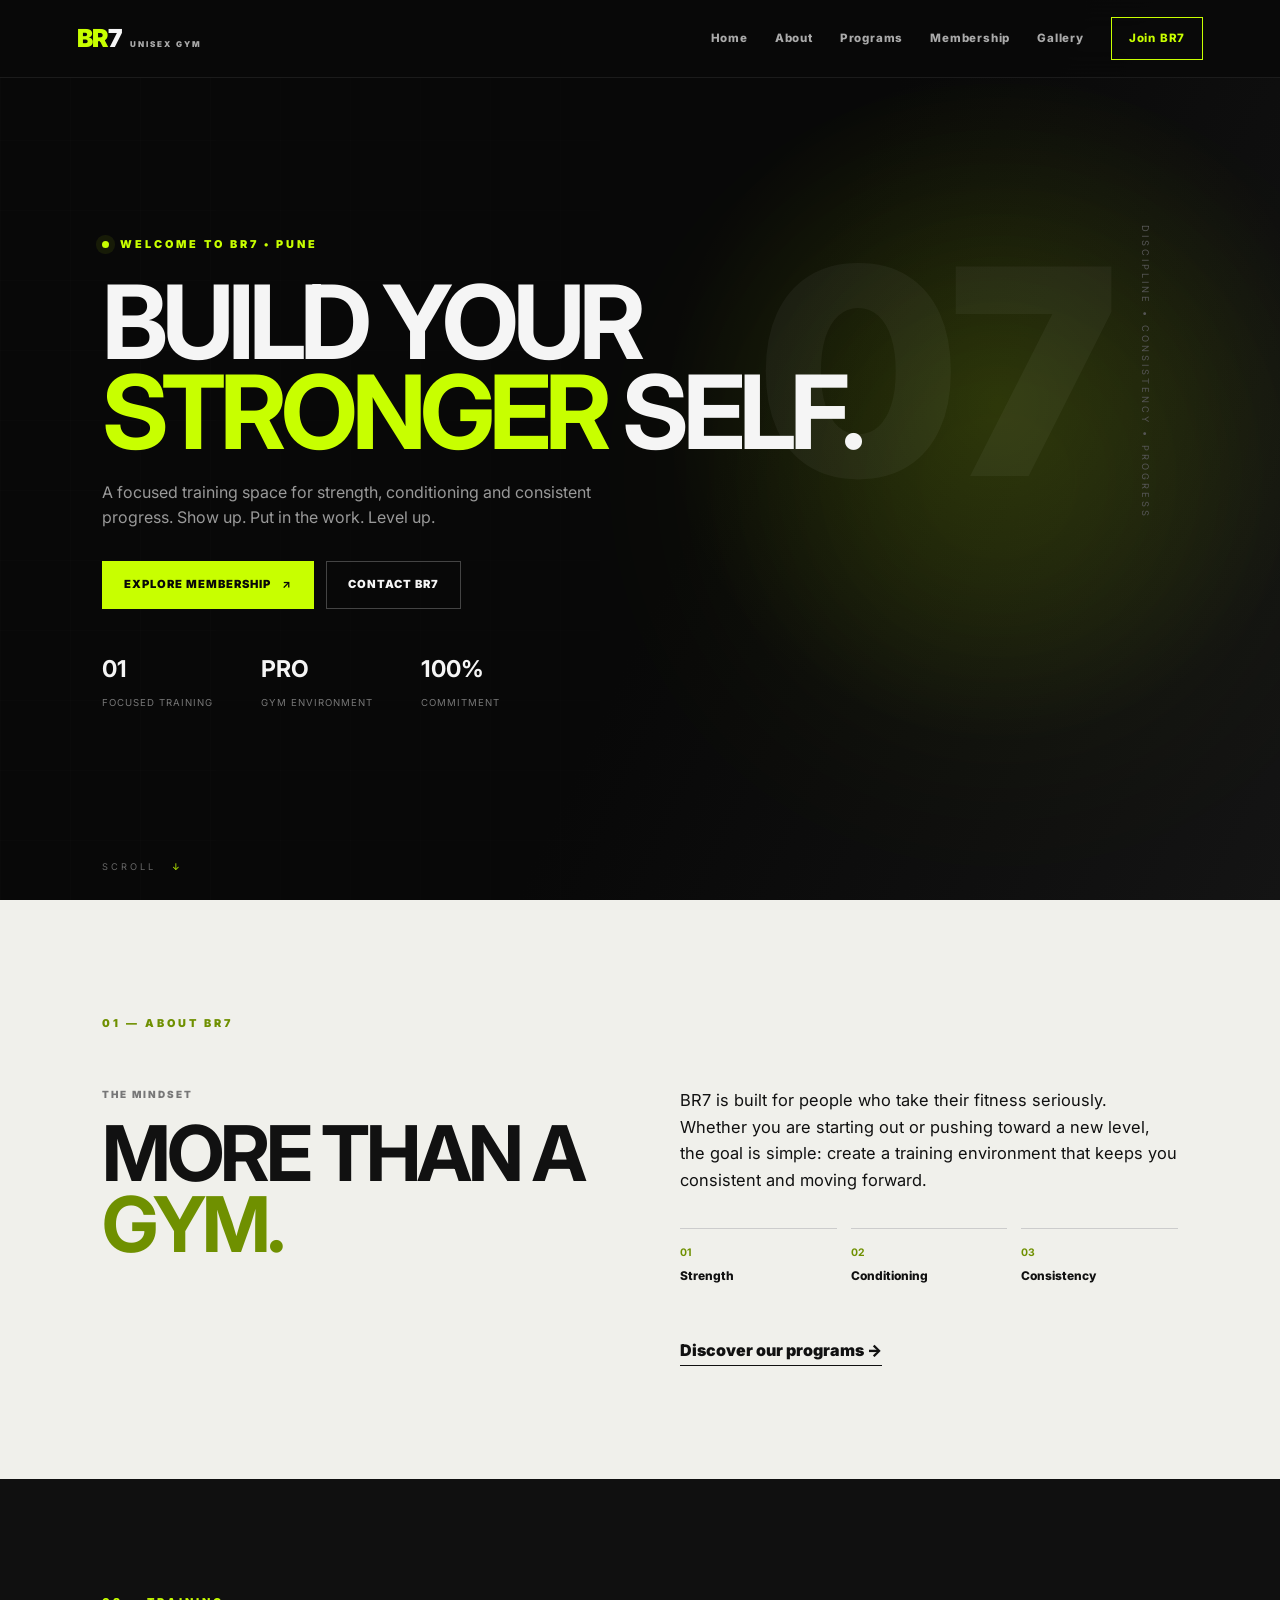
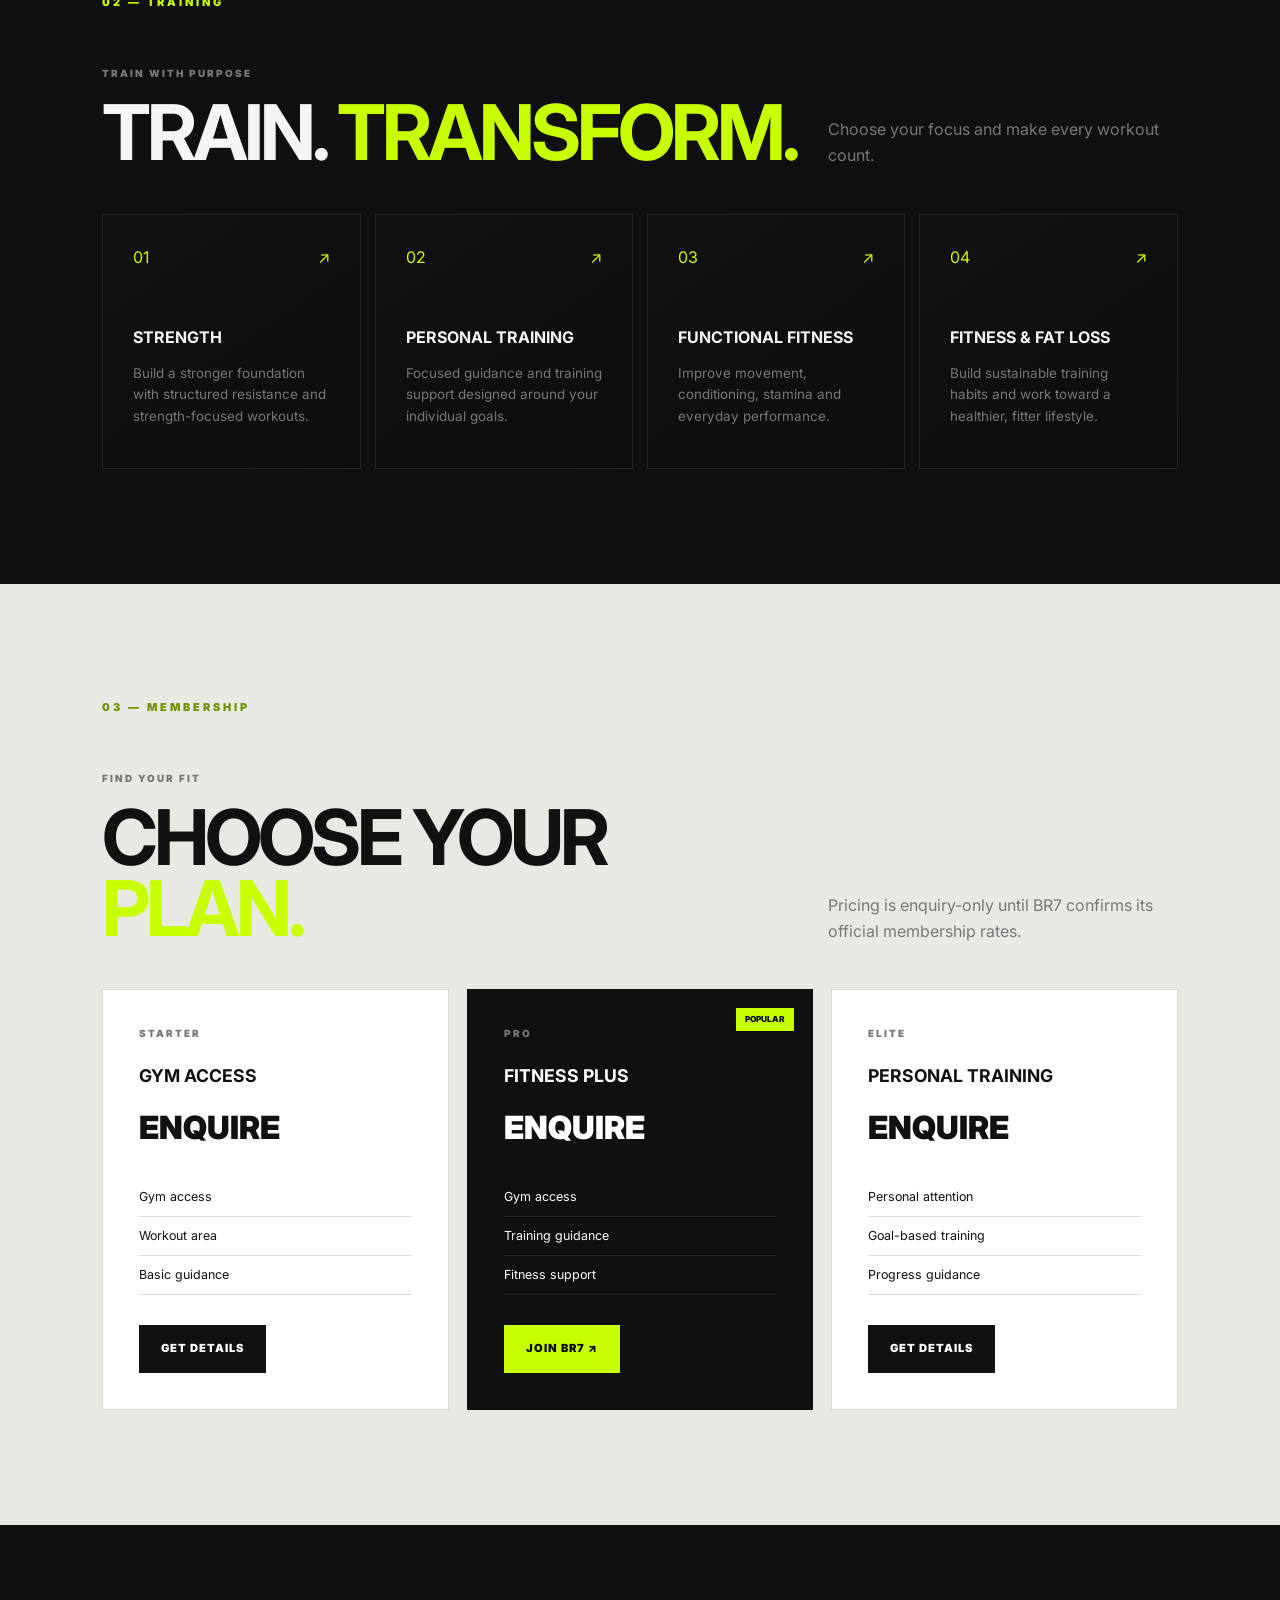
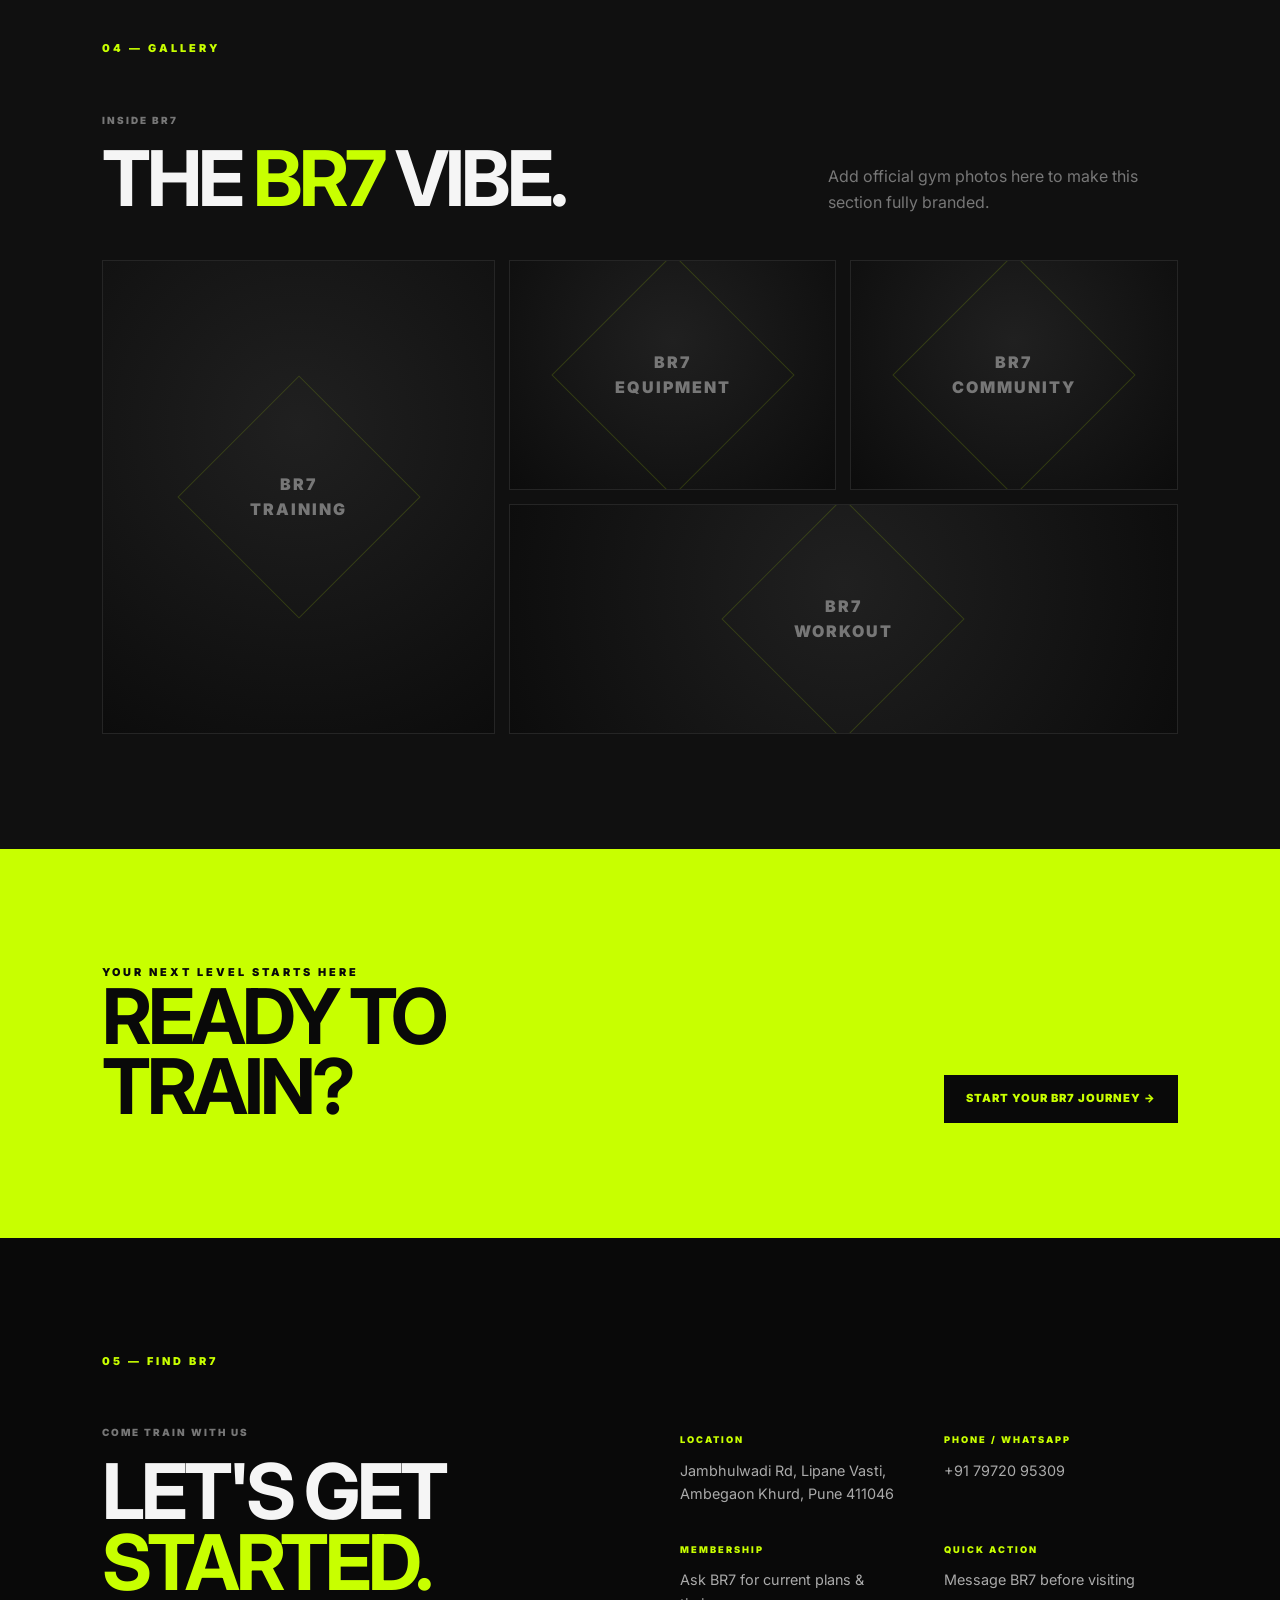
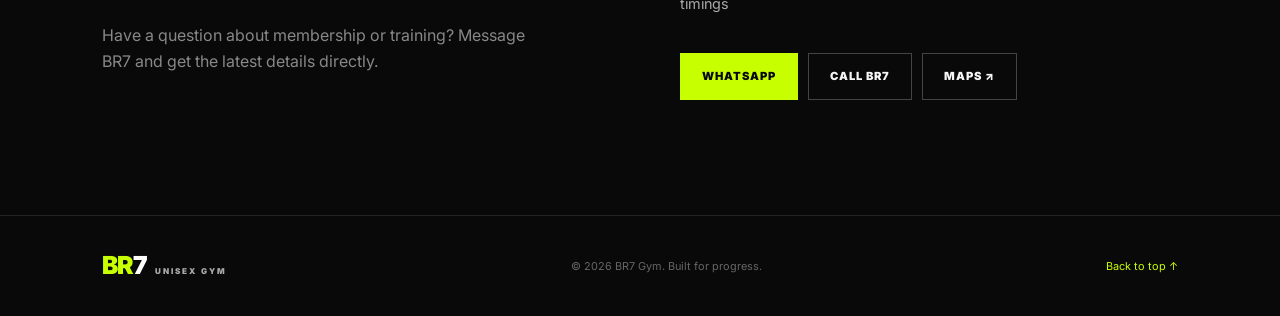
<file: index.html>
<!DOCTYPE html>
<html lang="en">
<head>
<meta charset="UTF-8"><meta name="viewport" content="width=device-width,initial-scale=1.0">
<meta name="description" content="BR7 Unisex Gym, Pune — strength, fitness and focused training in Ambegaon Khurd.">
<meta name="theme-color" content="#0a0a0a"><title>BR7 Unisex Gym | Pune</title>
<link rel="preconnect" href="https://fonts.googleapis.com"><link rel="preconnect" href="https://fonts.gstatic.com" crossorigin>
<link href="https://fonts.googleapis.com/css2?family=Inter:wght@400;500;600;700;800;900&display=swap" rel="stylesheet">
<link rel="stylesheet" href="style.css">
</head>
<body>
<div class="loader"><div class="loader-logo">BR<span>7</span></div><div class="loader-line"></div></div>
<header class="navbar">
<a class="brand" href="#home"><span>BR</span>7 <small>UNISEX GYM</small></a>
<button class="menu-toggle" aria-label="Toggle navigation" aria-expanded="false">☰</button>
<nav aria-label="Main navigation"><a href="#home">Home</a><a href="#about">About</a><a href="#programs">Programs</a><a href="#plans">Membership</a><a href="#gallery">Gallery</a><a href="#contact" class="nav-cta">Join BR7</a></nav>
</header>
<main>
<section id="home" class="hero"><div class="hero-grid"></div><div class="hero-glow"></div>
<div class="hero-content reveal"><p class="eyebrow"><span class="pulse"></span> WELCOME TO BR7 • PUNE</p>
<h1>BUILD YOUR<br><span>STRONGER</span> SELF.</h1>
<p class="hero-text">A focused training space for strength, conditioning and consistent progress. Show up. Put in the work. Level up.</p>
<div class="hero-buttons"><a href="#plans" class="btn btn-primary">Explore Membership <b>↗</b></a><a href="#contact" class="btn btn-outline">Contact BR7</a></div>
<div class="stats"><div><strong>01</strong><small>Focused Training</small></div><div><strong>PRO</strong><small>Gym Environment</small></div><div><strong>100%</strong><small>Commitment</small></div></div></div>
<div class="hero-side reveal"><div class="hero-number">07</div><div class="vertical-text">DISCIPLINE • CONSISTENCY • PROGRESS</div></div><div class="scroll-hint">SCROLL <span>↓</span></div></section>

<section id="about" class="section about"><div class="section-tag">01 — ABOUT BR7</div>
<div class="two-col"><div class="reveal"><p class="mini-label">THE MINDSET</p><h2>MORE THAN A<br><span>GYM.</span></h2></div>
<div class="about-copy reveal"><p>BR7 is built for people who take their fitness seriously. Whether you are starting out or pushing toward a new level, the goal is simple: create a training environment that keeps you consistent and moving forward.</p>
<div class="feature-row"><div><b>01</b><span>Strength</span></div><div><b>02</b><span>Conditioning</span></div><div><b>03</b><span>Consistency</span></div></div><a href="#programs" class="text-link">Discover our programs →</a></div></div></section>

<section id="programs" class="section dark-section"><div class="section-tag">02 — TRAINING</div>
<div class="section-heading"><div><p class="mini-label">TRAIN WITH PURPOSE</p><h2>TRAIN. <span>TRANSFORM.</span></h2></div><p>Choose your focus and make every workout count.</p></div>
<div class="cards"><article class="card reveal"><div class="card-top"><span>01</span><i>↗</i></div><h3>STRENGTH</h3><p>Build a stronger foundation with structured resistance and strength-focused workouts.</p></article>
<article class="card reveal"><div class="card-top"><span>02</span><i>↗</i></div><h3>PERSONAL TRAINING</h3><p>Focused guidance and training support designed around your individual goals.</p></article>
<article class="card reveal"><div class="card-top"><span>03</span><i>↗</i></div><h3>FUNCTIONAL FITNESS</h3><p>Improve movement, conditioning, stamina and everyday performance.</p></article>
<article class="card reveal"><div class="card-top"><span>04</span><i>↗</i></div><h3>FITNESS & FAT LOSS</h3><p>Build sustainable training habits and work toward a healthier, fitter lifestyle.</p></article></div></section>

<section id="plans" class="section plans"><div class="section-tag">03 — MEMBERSHIP</div>
<div class="section-heading"><div><p class="mini-label">FIND YOUR FIT</p><h2>CHOOSE YOUR <span>PLAN.</span></h2></div><p>Pricing is enquiry-only until BR7 confirms its official membership rates.</p></div>
<div class="pricing"><article class="price-card reveal"><p class="plan-label">STARTER</p><h3>GYM ACCESS</h3><div class="price">ENQUIRE</div><ul><li>Gym access</li><li>Workout area</li><li>Basic guidance</li></ul><a href="#contact" class="btn btn-dark">Get Details</a></article>
<article class="price-card featured reveal"><div class="popular">POPULAR</div><p class="plan-label">PRO</p><h3>FITNESS PLUS</h3><div class="price">ENQUIRE</div><ul><li>Gym access</li><li>Training guidance</li><li>Fitness support</li></ul><a href="#contact" class="btn btn-primary">Join BR7 ↗</a></article>
<article class="price-card reveal"><p class="plan-label">ELITE</p><h3>PERSONAL TRAINING</h3><div class="price">ENQUIRE</div><ul><li>Personal attention</li><li>Goal-based training</li><li>Progress guidance</li></ul><a href="#contact" class="btn btn-dark">Get Details</a></article></div></section>

<section id="gallery" class="section gallery-section dark-section"><div class="section-tag">04 — GALLERY</div>
<div class="section-heading"><div><p class="mini-label">INSIDE BR7</p><h2>THE <span>BR7</span> VIBE.</h2></div><p>Add official gym photos here to make this section fully branded.</p></div>
<div class="gallery"><div class="gallery-box tall"><span>BR7<br>TRAINING</span></div><div class="gallery-box"><span>BR7<br>EQUIPMENT</span></div><div class="gallery-box"><span>BR7<br>COMMUNITY</span></div><div class="gallery-box wide"><span>BR7<br>WORKOUT</span></div></div></section>

<section class="section cta-section"><div class="cta-box reveal"><div><p class="eyebrow">YOUR NEXT LEVEL STARTS HERE</p><h2>READY TO<br><span>TRAIN?</span></h2></div><a href="#contact" class="btn btn-black">Start Your BR7 Journey →</a></div></section>

<section id="contact" class="section contact"><div class="section-tag">05 — FIND BR7</div>
<div class="two-col"><div class="reveal"><p class="mini-label">COME TRAIN WITH US</p><h2>LET'S GET<br><span>STARTED.</span></h2><p class="contact-intro">Have a question about membership or training? Message BR7 and get the latest details directly.</p></div>
<div class="contact-info reveal"><div><small>LOCATION</small><p>Jambhulwadi Rd, Lipane Vasti,<br>Ambegaon Khurd, Pune 411046</p></div>
<div><small>PHONE / WHATSAPP</small><p>+91 79720 95309</p></div><div><small>MEMBERSHIP</small><p>Ask BR7 for current plans & timings</p></div>
<div><small>QUICK ACTION</small><p>Message BR7 before visiting</p></div>
<div class="contact-buttons"><a href="https://wa.me/917972095309" class="btn btn-primary" target="_blank" rel="noopener">WhatsApp</a><a href="tel:+917972095309" class="btn btn-outline">Call BR7</a><a href="https://www.google.com/maps/search/?api=1&query=BR7+Unisex+Gym+Jambhulwadi+Road+Pune" class="btn btn-outline" target="_blank" rel="noopener">Maps ↗</a></div></div></div></section>
</main>
<footer><div class="brand"><span>BR</span>7 <small>UNISEX GYM</small></div><p>© 2026 BR7 Gym. Built for progress.</p><a href="#home">Back to top ↑</a></footer>
<script src="script.js"></script></body></html>
</file>
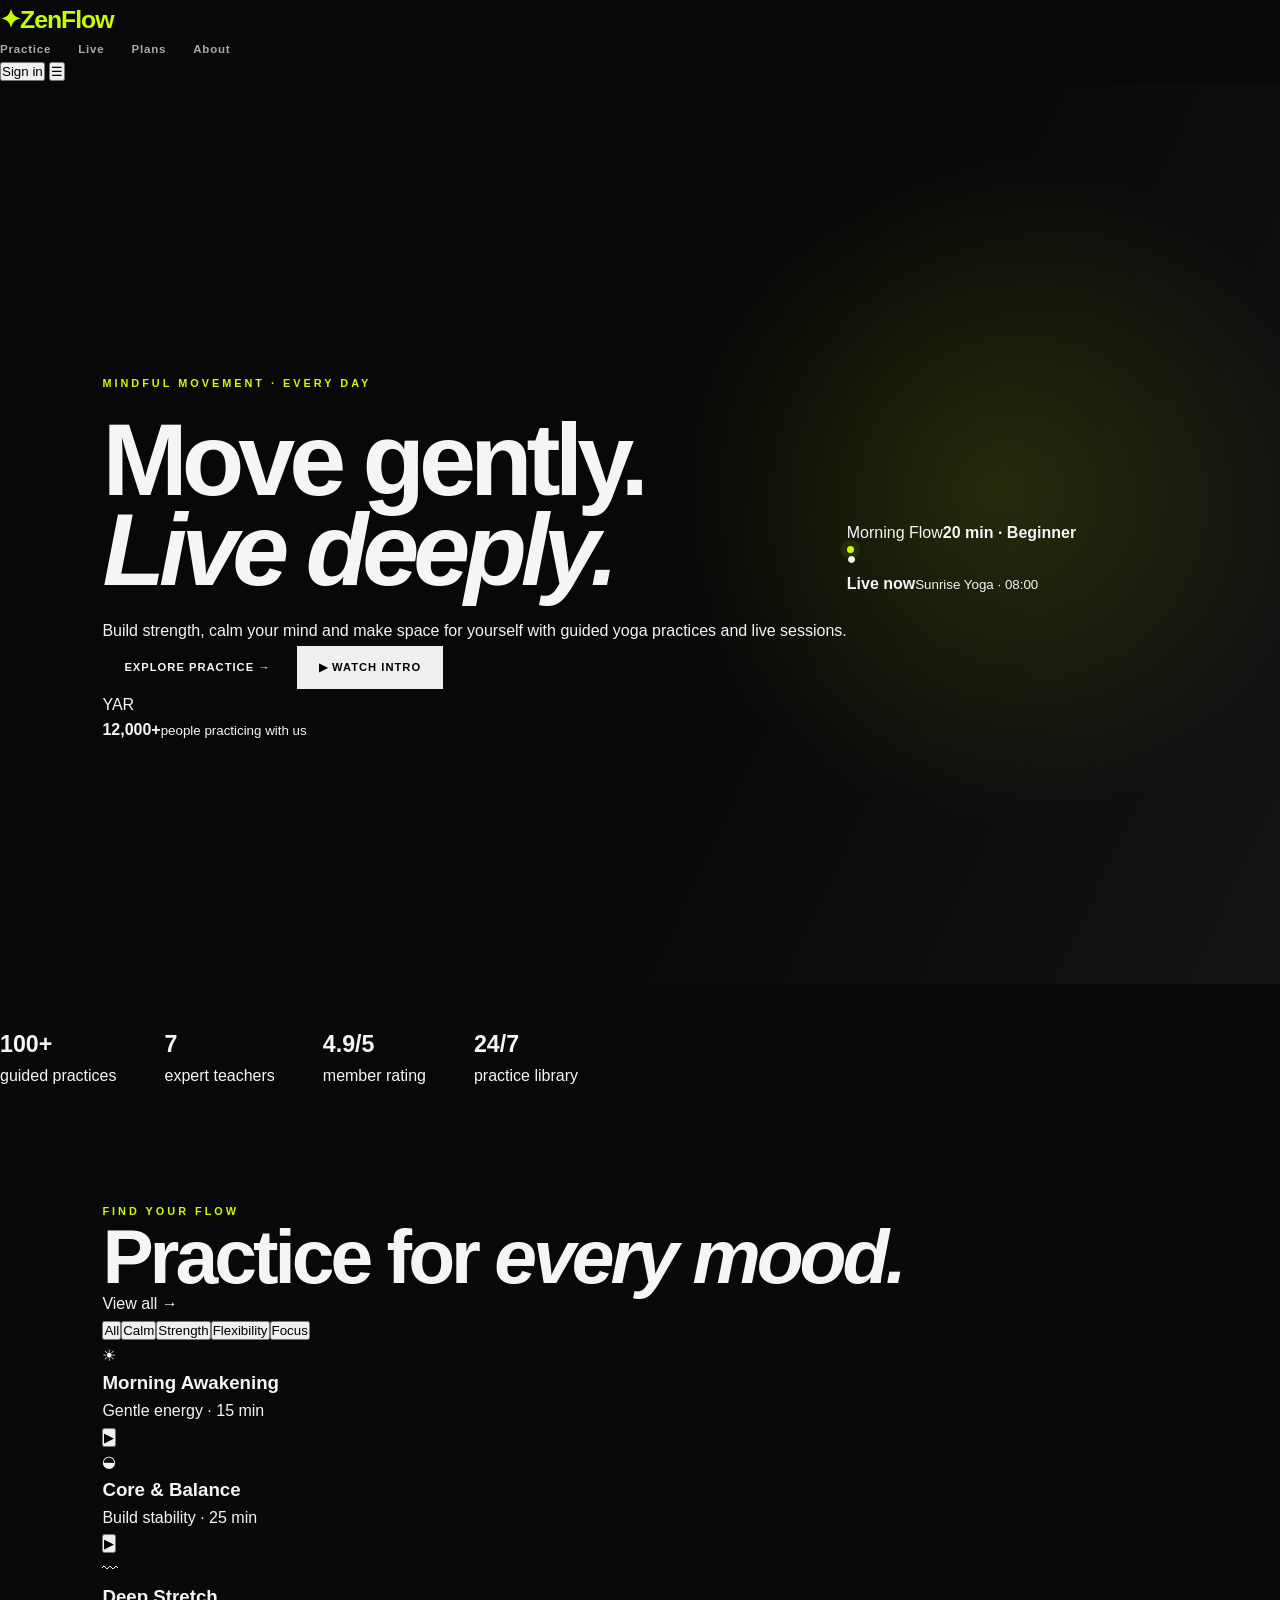
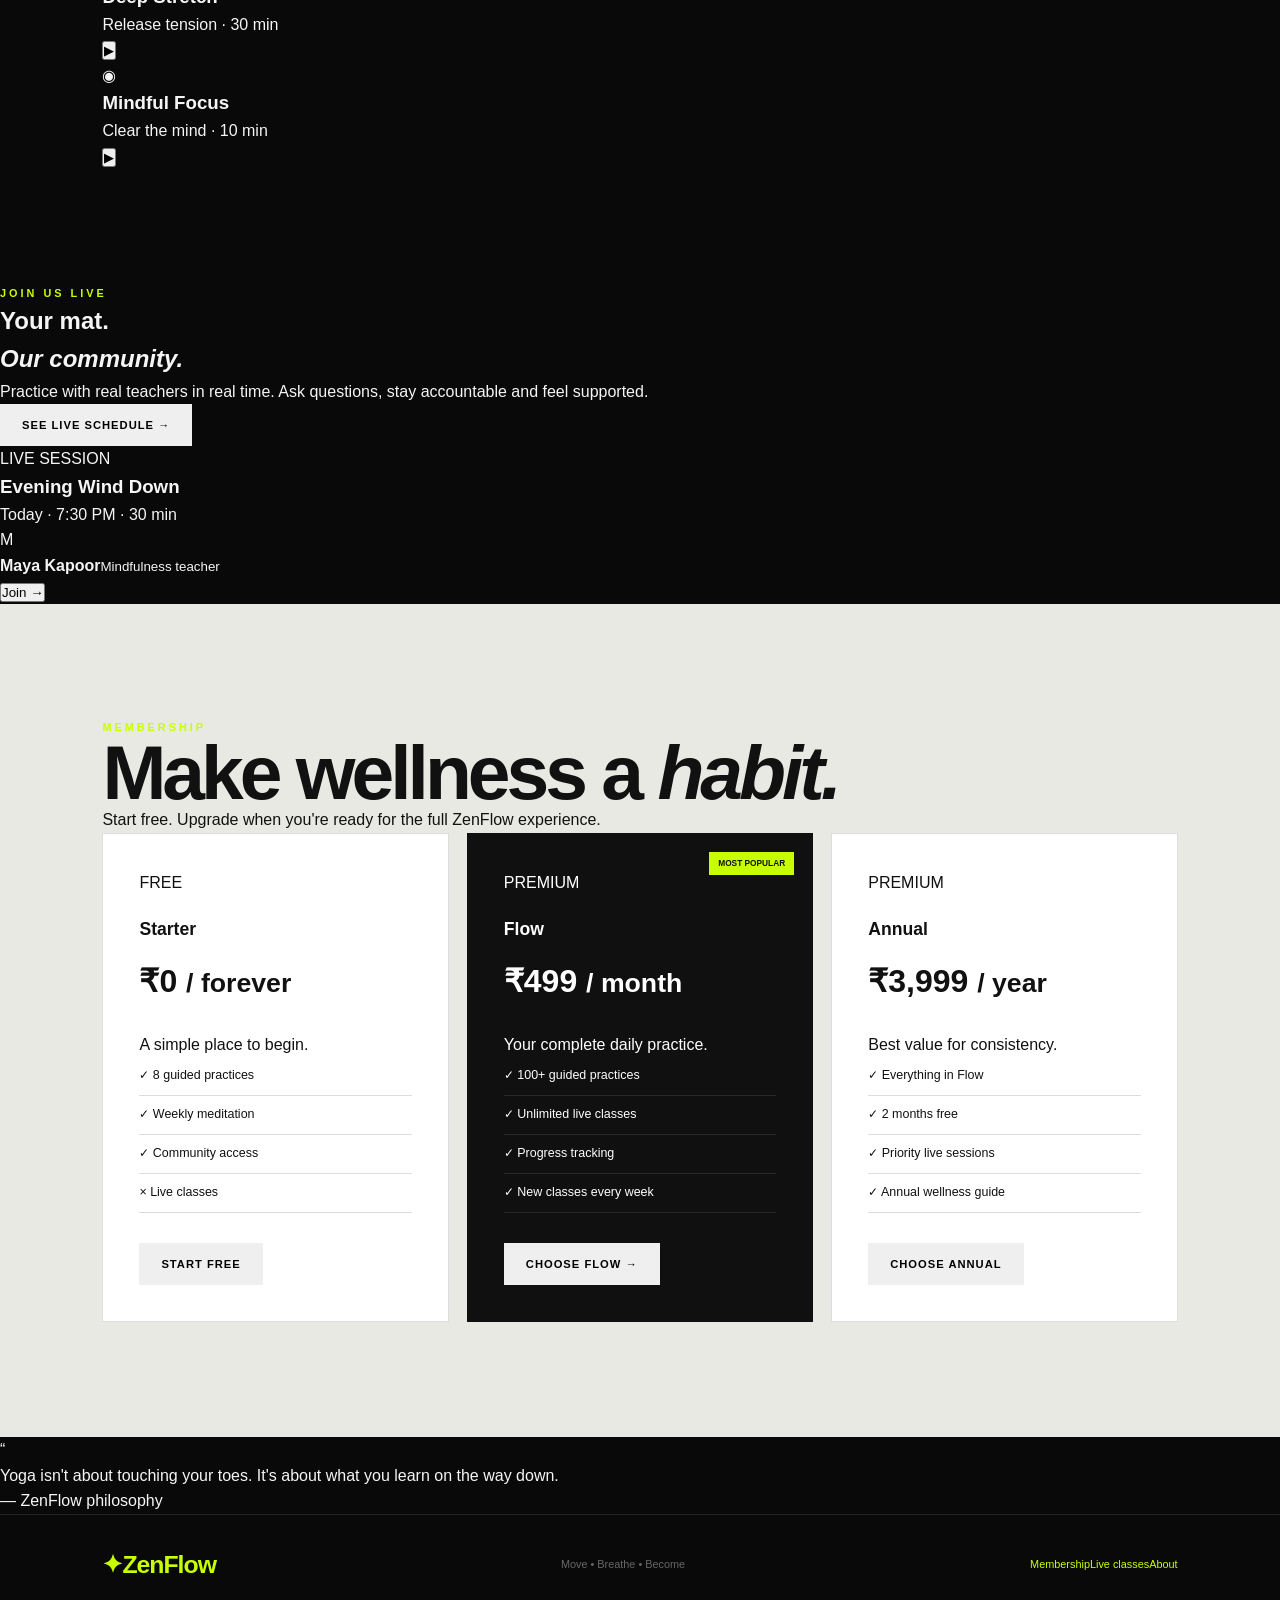
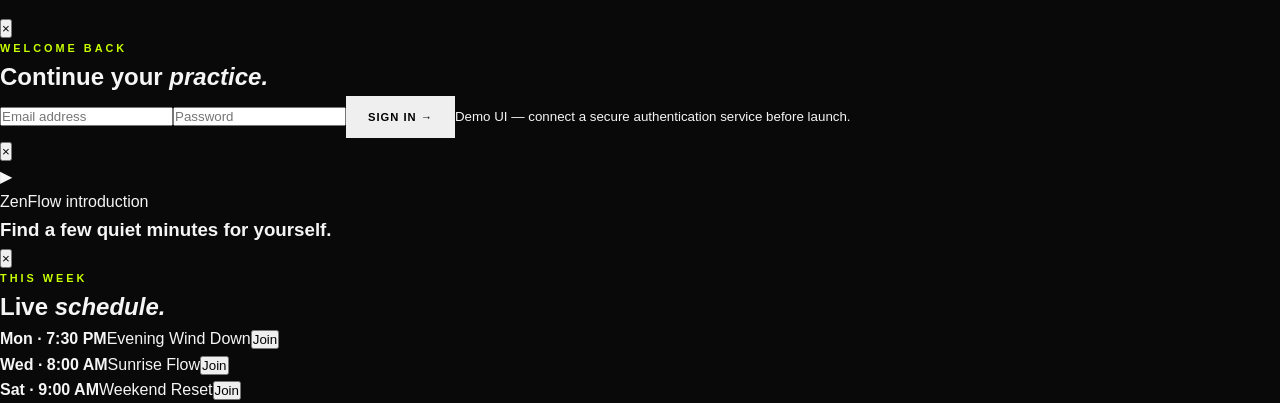
<file: index.html.html>
<!DOCTYPE html>
<html lang="en">
<head>
<meta charset="UTF-8">
<meta name="viewport" content="width=device-width, initial-scale=1.0">
<meta name="description" content="ZenFlow Yoga — mindful movement, live classes and wellness plans.">
<title>ZenFlow Yoga | Move • Breathe • Become</title>
<link rel="preconnect" href="https://fonts.googleapis.com">
<link rel="preconnect" href="https://fonts.gstatic.com" crossorigin>
<link href="https://fonts.googleapis.com/css2?family=DM+Sans:wght@400;500;600;700&family=Playfair+Display:wght@500;600;700&display=swap" rel="stylesheet">
<link rel="stylesheet" href="style.css">
</head>
<body>
<div class="ambient ambient-one"></div><div class="ambient ambient-two"></div>

<header class="nav">
  <a class="brand" href="#home"><span class="brand-mark">✦</span><span>ZenFlow</span></a>
  <nav>
    <a href="#practice">Practice</a><a href="#live">Live</a><a href="#plans">Plans</a><a href="#about">About</a>
  </nav>
  <button class="nav-btn" onclick="openModal('loginModal')">Sign in</button>
  <button class="menu" onclick="toggleMenu()">☰</button>
</header>

<main id="home">
<section class="hero">
  <div class="hero-copy reveal">
    <div class="eyebrow">MINDFUL MOVEMENT · EVERY DAY</div>
    <h1>Move gently.<br><em>Live deeply.</em></h1>
    <p>Build strength, calm your mind and make space for yourself with guided yoga practices and live sessions.</p>
    <div class="hero-actions">
      <a class="btn primary" href="#practice">Explore practice <span>→</span></a>
      <button class="btn ghost" onclick="openModal('videoModal')">▶ Watch intro</button>
    </div>
    <div class="mini-proof"><div class="avatars"><span>Y</span><span>A</span><span>R</span></div><div><strong>12,000+</strong><small>people practicing with us</small></div></div>
  </div>
  <div class="hero-art reveal">
    <div class="sun"></div>
    <div class="hero-card">
      <div class="pose-illustration"><div class="head"></div><div class="body"></div><div class="arm a1"></div><div class="arm a2"></div><div class="leg l1"></div><div class="leg l2"></div></div>
      <div class="pose-label"><span>Morning Flow</span><b>20 min · Beginner</b></div>
    </div>
    <div class="floating-card"><span class="pulse">●</span><div><b>Live now</b><small>Sunrise Yoga · 08:00</small></div></div>
  </div>
</section>

<section class="stats reveal"><div><strong>100+</strong><span>guided practices</span></div><div><strong>7</strong><span>expert teachers</span></div><div><strong>4.9/5</strong><span>member rating</span></div><div><strong>24/7</strong><span>practice library</span></div></section>

<section id="practice" class="section">
  <div class="section-head reveal"><div><div class="eyebrow">FIND YOUR FLOW</div><h2>Practice for <em>every mood.</em></h2></div><a href="#" onclick="filterAll();return false;">View all →</a></div>
  <div class="filters reveal"><button class="active" onclick="filterPractice('all',this)">All</button><button onclick="filterPractice('calm',this)">Calm</button><button onclick="filterPractice('strength',this)">Strength</button><button onclick="filterPractice('flexibility',this)">Flexibility</button><button onclick="filterPractice('focus',this)">Focus</button></div>
  <div class="practice-grid">
    <article class="practice-card large calm reveal"><div class="card-art art-one"><span>☀</span></div><div class="card-info"><div><h3>Morning Awakening</h3><p>Gentle energy · 15 min</p></div><button onclick="startPractice('Morning Awakening')">▶</button></div></article>
    <article class="practice-card strength reveal"><div class="card-art art-two"><span>◒</span></div><div class="card-info"><div><h3>Core & Balance</h3><p>Build stability · 25 min</p></div><button onclick="startPractice('Core & Balance')">▶</button></div></article>
    <article class="practice-card flexibility reveal"><div class="card-art art-three"><span>〰</span></div><div class="card-info"><div><h3>Deep Stretch</h3><p>Release tension · 30 min</p></div><button onclick="startPractice('Deep Stretch')">▶</button></div></article>
    <article class="practice-card focus reveal"><div class="card-art art-four"><span>◉</span></div><div class="card-info"><div><h3>Mindful Focus</h3><p>Clear the mind · 10 min</p></div><button onclick="startPractice('Mindful Focus')">▶</button></div></article>
  </div>
</section>

<section id="live" class="live-section">
  <div class="live-copy reveal"><div class="eyebrow">JOIN US LIVE</div><h2>Your mat.<br><em>Our community.</em></h2><p>Practice with real teachers in real time. Ask questions, stay accountable and feel supported.</p><button class="btn light" onclick="openModal('scheduleModal')">See live schedule →</button></div>
  <div class="schedule reveal">
    <div class="live-badge"><span></span> LIVE SESSION</div>
    <h3>Evening Wind Down</h3><p>Today · 7:30 PM · 30 min</p><div class="teacher"><div class="teacher-avatar">M</div><div><b>Maya Kapoor</b><small>Mindfulness teacher</small></div><button onclick="joinLive()">Join →</button></div>
  </div>
</section>

<section id="plans" class="section plans">
  <div class="section-head centered reveal"><div class="eyebrow">MEMBERSHIP</div><h2>Make wellness a <em>habit.</em></h2><p>Start free. Upgrade when you're ready for the full ZenFlow experience.</p></div>
  <div class="pricing">
    <article class="price-card reveal"><span class="plan-tag">FREE</span><h3>Starter</h3><div class="price">₹0 <small>/ forever</small></div><p>A simple place to begin.</p><ul><li>✓ 8 guided practices</li><li>✓ Weekly meditation</li><li>✓ Community access</li><li class="muted">× Live classes</li></ul><button class="btn outline" onclick="choosePlan('Starter')">Start free</button></article>
    <article class="price-card featured reveal"><span class="popular">MOST POPULAR</span><span class="plan-tag">PREMIUM</span><h3>Flow</h3><div class="price">₹499 <small>/ month</small></div><p>Your complete daily practice.</p><ul><li>✓ 100+ guided practices</li><li>✓ Unlimited live classes</li><li>✓ Progress tracking</li><li>✓ New classes every week</li></ul><button class="btn primary" onclick="choosePlan('Flow')">Choose Flow →</button></article>
    <article class="price-card reveal"><span class="plan-tag">PREMIUM</span><h3>Annual</h3><div class="price">₹3,999 <small>/ year</small></div><p>Best value for consistency.</p><ul><li>✓ Everything in Flow</li><li>✓ 2 months free</li><li>✓ Priority live sessions</li><li>✓ Annual wellness guide</li></ul><button class="btn outline" onclick="choosePlan('Annual')">Choose Annual</button></article>
  </div>
</section>

<section id="about" class="testimonial reveal"><div class="quote-mark">“</div><blockquote>Yoga isn't about touching your toes. It's about what you learn on the way down.</blockquote><p>— ZenFlow philosophy</p></section>
</main>

<footer><div class="brand"><span class="brand-mark">✦</span><span>ZenFlow</span></div><p>Move • Breathe • Become</p><div><a href="#plans">Membership</a><a href="#live">Live classes</a><a href="#about">About</a></div></footer>

<div class="modal" id="loginModal"><div class="modal-box"><button class="close" onclick="closeModal('loginModal')">×</button><div class="eyebrow">WELCOME BACK</div><h2>Continue your <em>practice.</em></h2><input placeholder="Email address" type="email"><input placeholder="Password" type="password"><button class="btn primary full" onclick="demoAction('Signed in (demo)');closeModal('loginModal')">Sign in →</button><small>Demo UI — connect a secure authentication service before launch.</small></div></div>
<div class="modal" id="videoModal"><div class="modal-box video-box"><button class="close" onclick="closeModal('videoModal')">×</button><div class="fake-video"><span>▶</span><p>ZenFlow introduction</p></div><h3>Find a few quiet minutes for yourself.</h3></div></div>
<div class="modal" id="scheduleModal"><div class="modal-box"><button class="close" onclick="closeModal('scheduleModal')">×</button><div class="eyebrow">THIS WEEK</div><h2>Live <em>schedule.</em></h2><div class="slot"><b>Mon · 7:30 PM</b><span>Evening Wind Down</span><button onclick="joinLive()">Join</button></div><div class="slot"><b>Wed · 8:00 AM</b><span>Sunrise Flow</span><button onclick="joinLive()">Join</button></div><div class="slot"><b>Sat · 9:00 AM</b><span>Weekend Reset</span><button onclick="joinLive()">Join</button></div></div></div>
<div class="toast" id="toast"></div>
<script src="script.js"></script>
</body>
</html>
</file>
<file: style.css>
*{margin:0;padding:0;box-sizing:border-box}html{scroll-behavior:smooth}body{font-family:Inter,Arial,sans-serif;background:#090909;color:#f5f5f5;line-height:1.6;overflow-x:hidden}a{color:inherit;text-decoration:none}.loader{position:fixed;inset:0;background:#090909;display:grid;place-items:center;align-content:center;gap:14px;z-index:9999;animation:hideLoader .8s 1.1s forwards}.loader-logo{font-size:4rem;font-weight:900;letter-spacing:-5px}.loader-logo span,.brand span,h1 span,h2 span,.section-heading span{color:#c8ff00}.loader-line{width:90px;height:2px;background:#c8ff00;transform-origin:left;animation:loadline 1s}.navbar{position:fixed;top:0;left:0;width:100%;height:78px;display:flex;align-items:center;justify-content:space-between;padding:0 6%;z-index:100;background:rgba(9,9,9,.82);backdrop-filter:blur(16px);border-bottom:1px solid rgba(255,255,255,.08)}.brand{font-size:1.55rem;font-weight:900;letter-spacing:-1px}.brand small{font-size:.5rem;letter-spacing:2px;margin-left:4px;color:#aaa}nav{display:flex;gap:27px;align-items:center}nav a{font-size:.72rem;font-weight:800;letter-spacing:.8px;color:#aaa;transition:.25s}nav a:hover{color:#c8ff00}.nav-cta{padding:11px 17px;border:1px solid #c8ff00;color:#c8ff00!important}.menu-toggle{display:none;background:none;border:0;color:#fff;font-size:1.7rem}.hero{min-height:100vh;position:relative;display:flex;align-items:center;padding:130px 8% 80px;overflow:hidden;background:radial-gradient(circle at 78% 45%,rgba(200,255,0,.13),transparent 30%),linear-gradient(115deg,#080808 55%,#141414)}.hero-grid{position:absolute;inset:0;opacity:.13;background-image:linear-gradient(rgba(255,255,255,.08) 1px,transparent 1px),linear-gradient(90deg,rgba(255,255,255,.08) 1px,transparent 1px);background-size:70px 70px;mask-image:linear-gradient(to right,black,transparent 75%)}.hero-glow{position:absolute;width:430px;height:430px;right:5%;border-radius:50%;background:#c8ff00;filter:blur(130px);opacity:.08}.hero-content{max-width:760px;position:relative;z-index:2}.eyebrow,.section-tag{font-size:.68rem;font-weight:900;letter-spacing:3px;color:#c8ff00}.pulse{display:inline-block;width:7px;height:7px;background:#c8ff00;border-radius:50%;margin-right:6px;box-shadow:0 0 0 6px rgba(200,255,0,.08)}h1{font-size:clamp(3.4rem,8vw,7.8rem);line-height:.88;letter-spacing:-6px;margin:23px 0}.hero-text{max-width:540px;color:#999;font-size:1rem}.hero-buttons{display:flex;gap:12px;margin:30px 0}.btn{display:inline-block;padding:14px 21px;font-size:.7rem;font-weight:900;letter-spacing:1px;text-transform:uppercase;transition:.3s;border:1px solid transparent}.btn b{margin-left:8px}.btn-primary{background:#c8ff00;color:#090909}.btn-primary:hover,.btn-black:hover,.btn-dark:hover{transform:translateY(-3px);box-shadow:0 12px 30px rgba(200,255,0,.18)}.btn-outline{border-color:#444}.btn-outline:hover{border-color:#c8ff00;color:#c8ff00}.btn-dark{background:#111;color:#fff}.btn-black{background:#090909;color:#c8ff00}.stats{display:flex;gap:48px;margin-top:42px}.stats strong{display:block;font-size:1.45rem}.stats small{font-size:.6rem;color:#777;text-transform:uppercase;letter-spacing:1px}.hero-side{position:absolute;right:10%;top:25%;display:flex;align-items:center;gap:20px;z-index:2}.hero-number{font-size:18rem;font-weight:900;line-height:.7;opacity:.045}.vertical-text{writing-mode:vertical-rl;color:#555;font-size:.58rem;letter-spacing:3px}.scroll-hint{position:absolute;bottom:25px;left:8%;font-size:.58rem;letter-spacing:3px;color:#666}.scroll-hint span{color:#c8ff00;margin-left:10px}.section{padding:115px 8%}.about{background:#f0f0eb;color:#111}.about .section-tag,.about h2 span{color:#6f9000}.two-col{display:grid;grid-template-columns:1fr 1fr;gap:80px;margin-top:55px}.mini-label{font-size:.62rem;font-weight:900;letter-spacing:2px;color:#777;margin-bottom:16px}.section h2{font-size:clamp(2.7rem,6vw,5.5rem);line-height:.92;letter-spacing:-4px}.about-copy{max-width:600px}.about-copy>p{font-size:1.03rem;margin-bottom:30px}.feature-row{display:flex;gap:14px;margin:35px 0}.feature-row div{flex:1;padding:16px 0;border-top:1px solid #ccc}.feature-row b{display:block;font-size:.65rem;color:#6f9000}.feature-row span{font-size:.75rem;font-weight:800}.text-link{font-weight:900;border-bottom:1px solid currentColor;padding-bottom:5px}.dark-section{background:#101010}.section-heading{display:flex;justify-content:space-between;align-items:end;gap:30px;margin:55px 0 45px}.section-heading>p{max-width:350px;color:#777}.cards{display:grid;grid-template-columns:repeat(4,1fr);gap:14px}.card{padding:30px;border:1px solid #252525;min-height:255px;transition:.35s;background:linear-gradient(145deg,#111,#0d0d0d)}.card:hover{border-color:#c8ff00;transform:translateY(-7px);box-shadow:0 18px 45px rgba(0,0,0,.3)}.card-top{display:flex;justify-content:space-between;color:#c8ff00;margin-bottom:55px}.card-top i{font-style:normal}.card h3{font-size:1rem;margin-bottom:12px}.card p{color:#777;font-size:.84rem}.plans{background:#e9e9e4;color:#111}.plans .section-tag{color:#6f9000}.pricing{display:grid;grid-template-columns:repeat(3,1fr);gap:18px}.price-card{position:relative;background:#fff;padding:36px;border:1px solid #ddd}.price-card.featured{background:#101010;color:#fff;border-color:#101010;transform:translateY(-8px)}.popular{position:absolute;right:18px;top:18px;background:#c8ff00;color:#111;padding:5px 9px;font-size:.52rem;font-weight:900}.plan-label{font-size:.62rem;font-weight:900;letter-spacing:2px;color:#777}.price-card h3{margin:20px 0 12px;font-size:1.1rem}.price{font-size:2rem;font-weight:900;margin-bottom:25px}.price-card ul{list-style:none;margin-bottom:30px}.price-card li{padding:9px 0;border-bottom:1px solid #ddd;font-size:.78rem}.featured li{border-color:#292929}.gallery{display:grid;grid-template-columns:1.2fr 1fr 1fr;grid-auto-rows:230px;gap:14px}.gallery-box{display:grid;place-items:center;border:1px solid #252525;background:radial-gradient(circle at 50% 35%,#202020,#0c0c0c);position:relative;overflow:hidden}.gallery-box:before{content:"";position:absolute;width:170px;height:170px;border:1px solid rgba(200,255,0,.16);transform:rotate(45deg);transition:.5s}.gallery-box:hover:before{transform:rotate(45deg) scale(1.2)}.gallery-box span{position:relative;font-weight:900;font-size:1rem;letter-spacing:2px;color:#777;text-align:center}.gallery-box.tall{grid-row:span 2}.gallery-box.wide{grid-column:span 2}.cta-section{background:#c8ff00;color:#090909}.cta-section .eyebrow{color:#090909}.cta-section h2 span{color:#090909}.cta-box{display:flex;align-items:end;justify-content:space-between;gap:40px}.contact{background:#090909}.contact-info{display:grid;grid-template-columns:1fr 1fr;gap:30px}.contact-info small{font-size:.58rem;letter-spacing:2px;color:#c8ff00;font-weight:900}.contact-info p{margin-top:8px;color:#aaa;font-size:.9rem}.contact-intro{max-width:430px;color:#888;margin-top:25px}.contact-buttons{grid-column:span 2;display:flex;gap:10px;margin-top:8px;flex-wrap:wrap}footer{padding:30px 8%;border-top:1px solid #222;display:flex;justify-content:space-between;align-items:center;color:#666;font-size:.68rem}footer .brand{color:#fff}footer a{color:#c8ff00}.reveal{opacity:0;transform:translateY(30px);transition:opacity .7s,transform .7s}.reveal.visible{opacity:1;transform:none}@keyframes hideLoader{to{opacity:0;visibility:hidden}}@keyframes loadline{from{transform:scaleX(0)}to{transform:scaleX(1)}}@media(max-width:900px){nav{position:absolute;top:78px;left:0;width:100%;display:none;flex-direction:column;align-items:flex-start;padding:25px 8%;background:#101010;border-bottom:1px solid #222}nav.open{display:flex}.menu-toggle{display:block}.hero-side{right:-35px}.hero-number{font-size:13rem}.cards{grid-template-columns:1fr 1fr}.pricing{grid-template-columns:1fr}.price-card.featured{transform:none}.gallery{grid-template-columns:1fr 1fr}.gallery-box.tall{grid-row:span 1}.gallery-box.wide{grid-column:span 2}.section-heading,.cta-box{display:block}.section-heading>p{margin-top:18px}.cta-box .btn{margin-top:30px}}@media(max-width:600px){.navbar{padding:0 5%}.brand{font-size:1.35rem}.hero{padding:125px 6% 75px;min-height:100svh}.hero h1{font-size:clamp(3rem,16vw,5rem);letter-spacing:-3px}.hero-text{font-size:.9rem}.hero-buttons{flex-direction:column;align-items:stretch}.hero-buttons .btn{text-align:center}.stats{gap:18px;margin-top:32px}.stats small{font-size:.52rem}.hero-side{display:none}.section{padding:82px 6%}.two-col{grid-template-columns:1fr;gap:35px}.section h2{letter-spacing:-3px}.feature-row{gap:8px}.cards{grid-template-columns:1fr}.gallery{grid-template-columns:1fr;grid-auto-rows:200px}.gallery-box.wide{grid-column:span 1}.contact-info{grid-template-columns:1fr}.contact-buttons{grid-column:span 1}.contact-buttons .btn{flex:1;text-align:center}.contact-intro{font-size:.9rem}footer{flex-direction:column;gap:14px;text-align:center;padding:28px 6%}}
</file>
